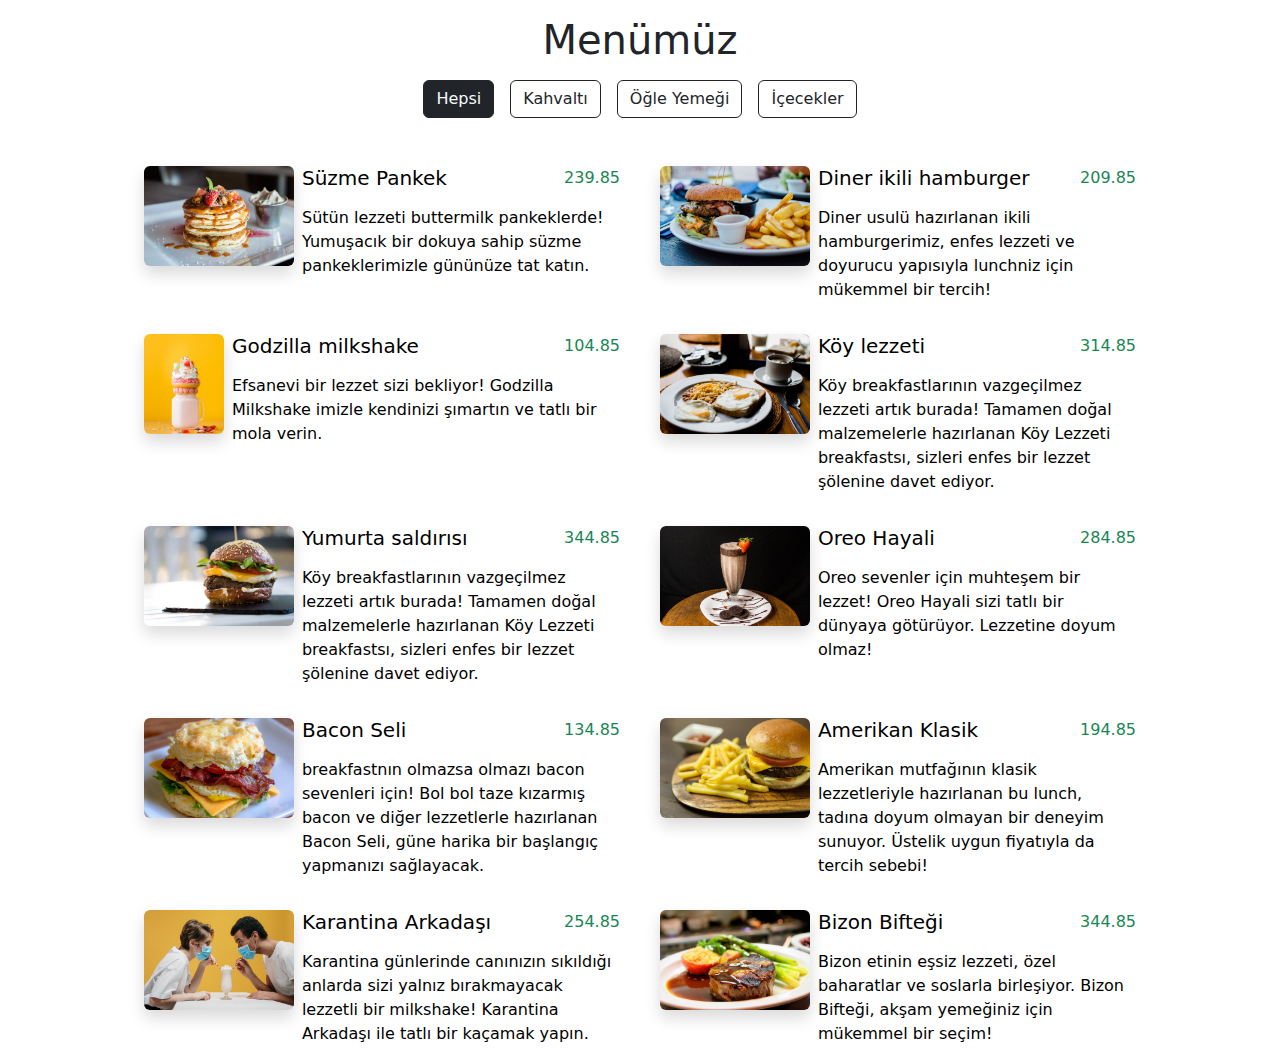
<file: index.html>
<!DOCTYPE html>
<html lang="en">
<head>
    <meta charset="UTF-8">
    <meta name="viewport" content="width=device-width, initial-scale=1.0">
    <title>Menu</title>
    <link rel="stylesheet" href="style.css">
    <link href="https://cdn.jsdelivr.net/npm/bootstrap@5.3.3/dist/css/bootstrap.min.css" rel="stylesheet" integrity="sha384-QWTKZyjpPEjISv5WaRU9OFeRpok6YctnYmDr5pNlyT2bRjXh0JMhjY6hW+ALEwIH" crossorigin="anonymous">
</head>
<body>
    <!--top area-->
    <h1 class="text-center mt-3">Menümüz</h1>

    <!--buttons-->
    <div class="d-flex justify-content-center gap-3 mt-3 align-items-center"  id="buttons-area">
        <button class="btn btn-outline-dark filter-btn bg-dark text-light"
         data-category="all">Hepsi</button>
    
   
        <button class="btn btn-outline-dark filter-btn"
         data-category="breakfast">Kahvaltı</button>
    
   
        <button class="btn btn-outline-dark filter-btn" 
        data-category="lunch">Öğle Yemeği</button>
    

  
        <button class="btn btn-outline-dark filter-btn " 
        data-category="shakes">İçecekler</button>
    </div>


<!--menu area-->
<div class="row justify-content-center gap-3 mt-5" id="menu-area">
    
    <a href="productDetail.html?id=2"
    class="text-decoration-none text-black d-flex flex-column flex-md-row gap-2"
    id="card"
  >
    <img src="img/item-2.jpeg" class="rounded shadow" />
    <div>
      <div class="d-flex justify-content-between">
        <h5>Diner ikili hamburger</h5>
        <p class="text-success">209.85 ₺</p>
      </div>
      <p>
        Diner usulü hazırlanan ikili hamburgerimiz, enfes lezzeti ve
        doyurucu yapısıyla lunchniz için mükemmel bir tercih!
      </p>
    </div>

    
  </a>
  <a href="productDetail.html?id=2"
  class="text-decoration-none text-black d-flex flex-column flex-md-row gap-2"
  id="card"
>
  <img src="img/item-2.jpeg" class="rounded shadow" />
  <div>
    <div class="d-flex justify-content-between">
      <h5>Diner ikili hamburger</h5>
      <p class="text-success">209.85 ₺</p>
    </div>
    <p>
      Diner usulü hazırlanan ikili hamburgerimiz, enfes lezzeti ve
      doyurucu yapısıyla lunchniz için mükemmel bir tercih!
    </p>
  </div>

  
</a>
<a href="productDetail.html?id=2"
class="text-decoration-none text-black d-flex flex-column flex-md-row gap-2"
id="card"
>
<img src="img/item-2.jpeg" class="rounded shadow" />
<div>
  <div class="d-flex justify-content-between">
    <h5>Diner ikili hamburger</h5>
    <p class="text-success">209.85 ₺</p>
  </div>
  <p>
    Diner usulü hazırlanan ikili hamburgerimiz, enfes lezzeti ve
    doyurucu yapısıyla lunchniz için mükemmel bir tercih!
  </p>
</div>


</a>
 <a href="productDetail.html?id=2"
    class="text-decoration-none text-black d-flex flex-column flex-md-row gap-2"
    id="card"
  >
    <img src="img/item-2.jpeg" class="rounded shadow" />
    <div>
      <div class="d-flex justify-content-between">
        <h5>Diner ikili hamburger</h5>
        <p class="text-success">209.85 ₺</p>
      </div>
      <p>
        Diner usulü hazırlanan ikili hamburgerimiz, enfes lezzeti ve
        doyurucu yapısıyla lunchniz için mükemmel bir tercih!
      </p>
    </div>

    
  </a>
  <a href="productDetail.html?id=2"
  class="text-decoration-none text-black d-flex flex-column flex-md-row gap-2"
  id="card"
>
  <img src="img/item-2.jpeg" class="rounded shadow" />
  <div>
    <div class="d-flex justify-content-between">
      <h5>Diner ikili hamburger</h5>
      <p class="text-success">209.85 ₺</p>
    </div>
    <p>
      Diner usulü hazırlanan ikili hamburgerimiz, enfes lezzeti ve
      doyurucu yapısıyla lunchniz için mükemmel bir tercih!
    </p>
  </div>

  
</a>
<a href="productDetail.html?id=2"
class="text-decoration-none text-black d-flex flex-column flex-md-row gap-2"
id="card"
>
<img src="img/item-2.jpeg" class="rounded shadow" />
<div>
  <div class="d-flex justify-content-between">
    <h5>Diner ikili hamburger</h5>
    <p class="text-success">209.85 ₺</p>
  </div>
  <p>
    Diner usulü hazırlanan ikili hamburgerimiz, enfes lezzeti ve
    doyurucu yapısıyla lunchniz için mükemmel bir tercih!
  </p>
</div>


</a>


  
</div>


 
   
   





























    <script src="https://cdn.jsdelivr.net/npm/bootstrap@5.3.3/dist/js/bootstrap.bundle.min.js" integrity="sha384-YvpcrYf0tY3lHB60NNkmXc5s9fDVZLESaAA55NDzOxhy9GkcIdslK1eN7N6jIeHz" crossorigin="anonymous"></script>
<script type="module" src="main.js"></script>
</body>
</html>
</file>
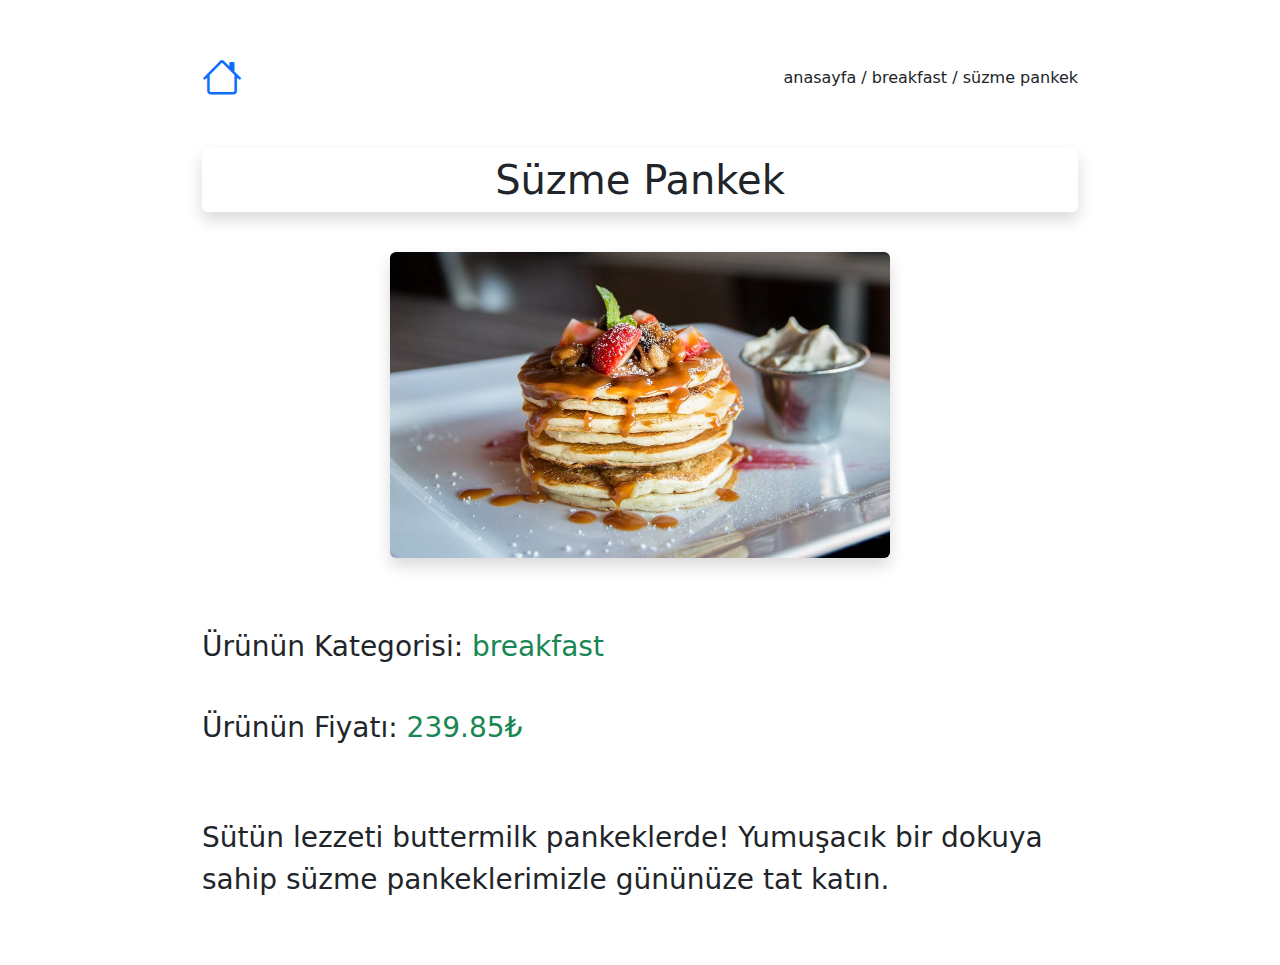
<file: productDetail.html>
<!DOCTYPE html>
<html lang="en">
  <head>
    <meta charset="UTF-8" />
    <meta name="viewport" content="width=device-width, initial-scale=1.0" />
    <title>Document</title>
    <!-- css -->
    <link rel="stylesheet" href="style.css" />

    <!-- bs-css -->
    <link
      href="https://cdn.jsdelivr.net/npm/bootstrap@5.3.3/dist/css/bootstrap.min.css"
      rel="stylesheet"
      integrity="sha384-QWTKZyjpPEjISv5WaRU9OFeRpok6YctnYmDr5pNlyT2bRjXh0JMhjY6hW+ALEwIH"
      crossorigin="anonymous"
    />
    <!-- bs icon -->
    <link
      rel="stylesheet"
      href="https://cdn.jsdelivr.net/npm/bootstrap-icons@1.11.3/font/bootstrap-icons.min.css"
    />
  </head>
  <body>
    <div
      style="max-width: 900px"
      id="outlet"
      class="container my-5 d-flex flex-column gap-4"
    >
      <div class="d-flex justify-content-between align-items-center">
        <a href="/"><i class="bi bi-house fs-1"></i> </a>
        <div>anasayfa / breakfast / süzme pankek</div>
      </div>
      <h1 class="text-center my-3 shadow p-2 rounded">Süzme Pankek</h1>
      <div class="d-flex align-items-center justify-content-center">
        <img
          src="img/item-1.jpeg"
          style="max-width: 500px"
          class="img-fluid shadow rounded"
        />
      </div>
      <div>
        <h3 class="my-5">
          Ürünün Kategorisi: <span class="text-success">breakfast</span>
        </h3>
        <h3 class="my-5">
          Ürünün Fiyatı: <span class="text-success">239.85₺</span>
        </h3>
      </div>
      <p class="lead fs-3">
        Sütün lezzeti buttermilk pankeklerde! Yumuşacık bir dokuya sahip süzme
        pankeklerimizle gününüze tat katın.
      </p>
    </div>
    <script src="jsDosya/details.js" type="module"></script>
  </body>
</html>
</file>
<file: style.css>
*{
    margin: 0;
    padding: 0;
    box-sizing: border-box;
}
#card{
    max-width: 500px;
}
#card img{
    width: 150px;
    height: 100px;
}
#menu-area{
    
}
@media (max-width: 760px){
    #card {
        max-width: 400px;
    }
    #card img{
        width: 100%;
        height: 240px;
    }
}
</file>
